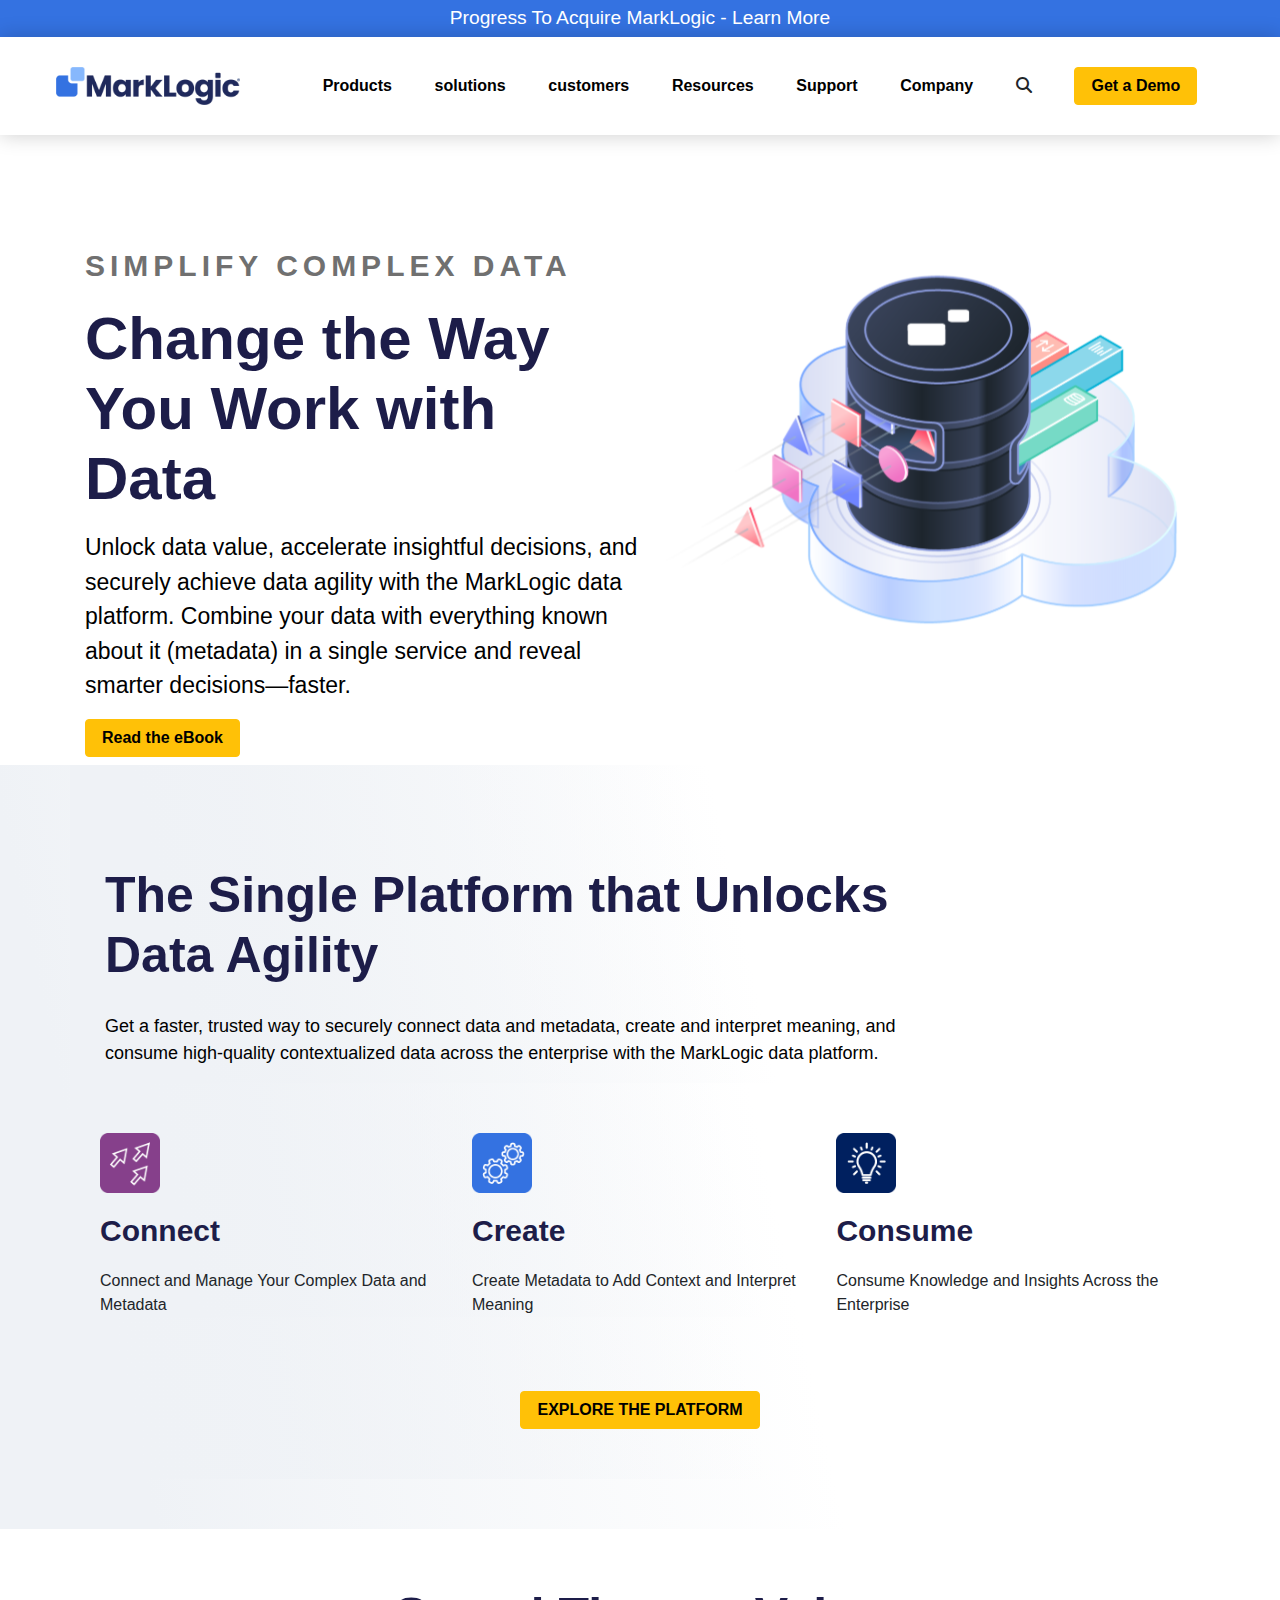
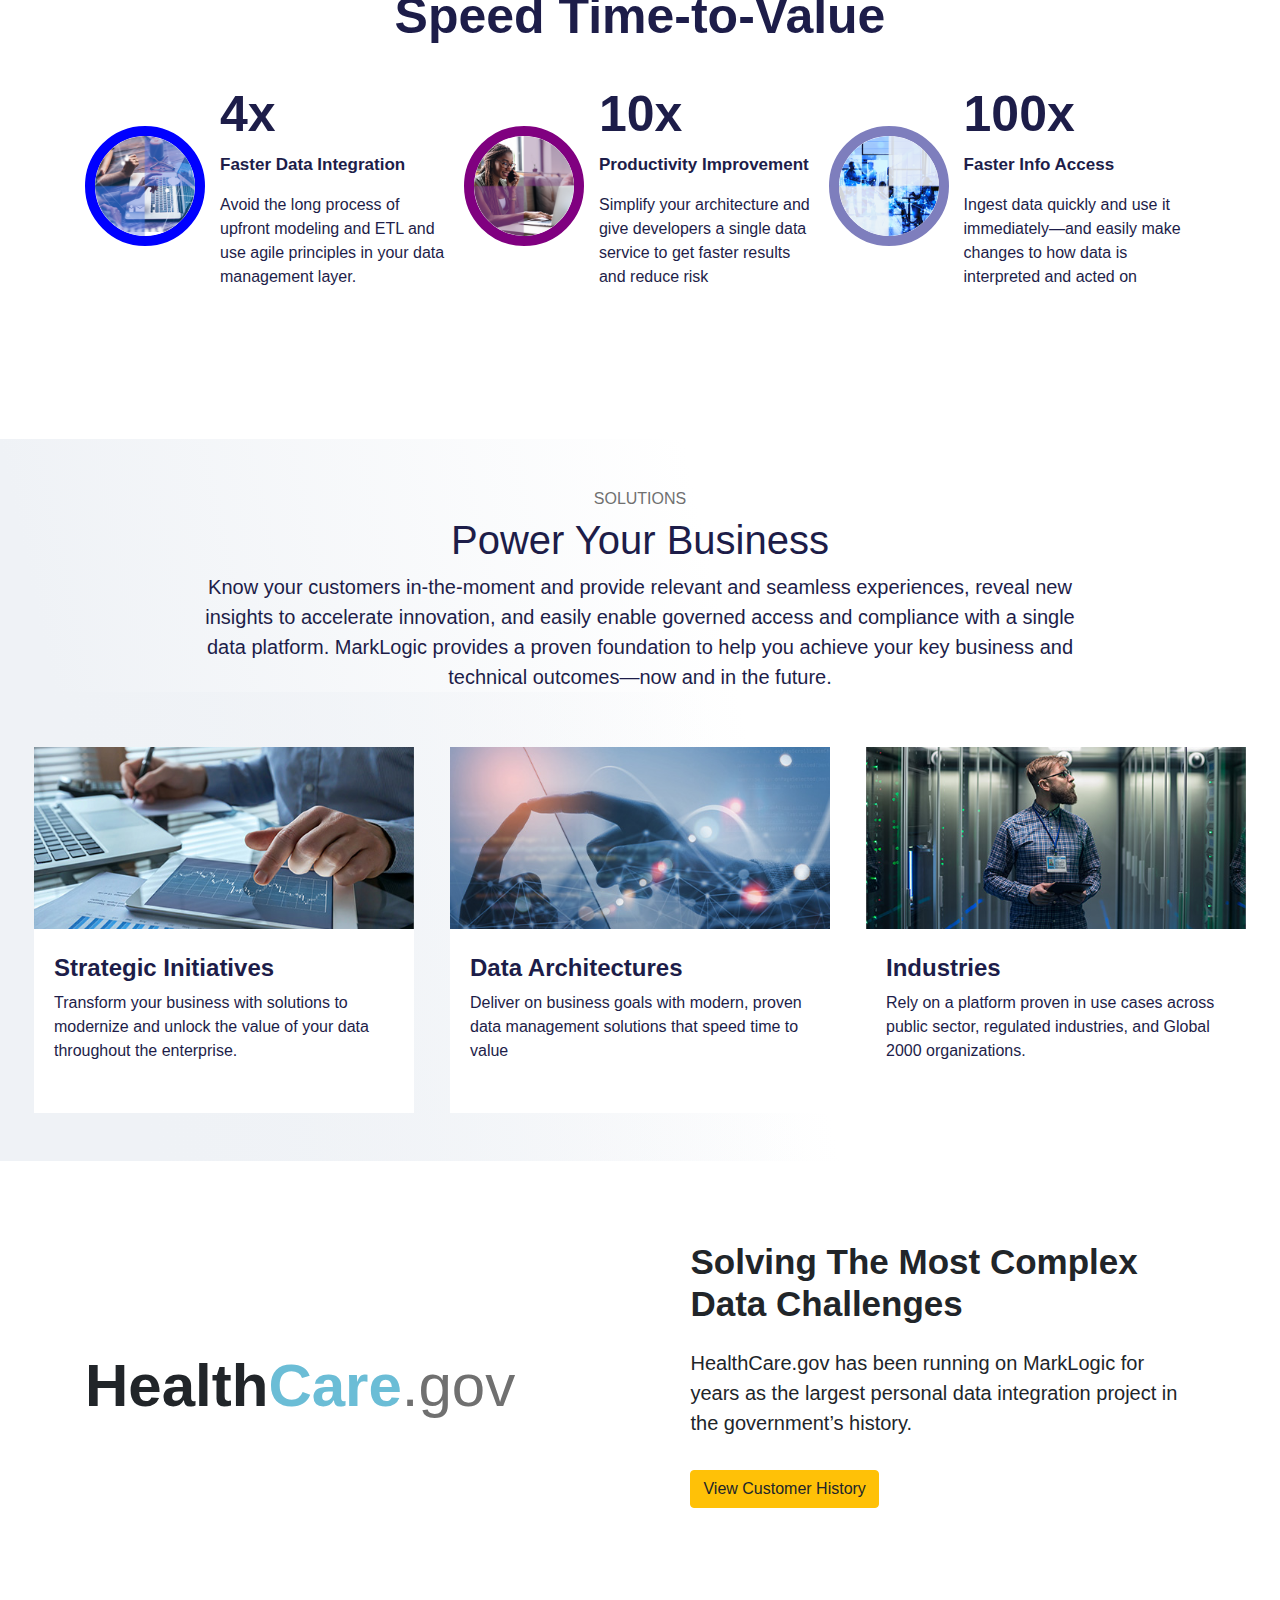
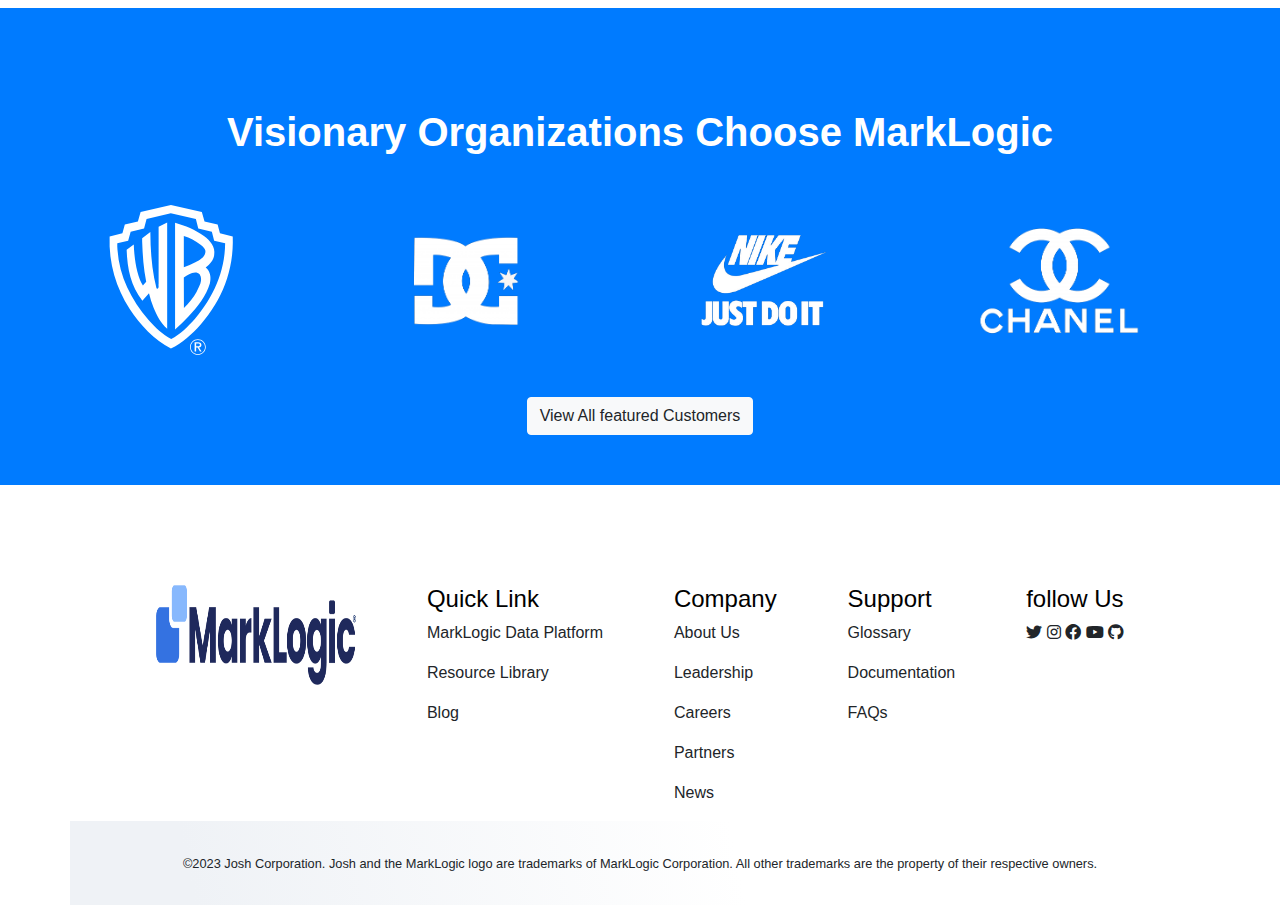
<file: index.html>
<!DOCTYPE html>
<html lang="en">
<head><meta charset="UTF-8">

    <link rel="stylesheet" href="https://fonts.google.com/specimen/Lobster">
    <meta http-equiv="X-UA-Compatible" content="IE=edge">
    <meta name="viewport" content="width=device-width, initial-scale=1.0">
    <title>Document</title>
    <link rel
    ="stylesheet" href="fontawesome-free-6.2.1-web/css/all.min.css">
    <link rel="stylesheet" href="bootstrap.min.css">
    <script src="jquery-3.6.1.js"></script>
    <script src="popper.min.js"></script>
    <script src="bootstrap.min.js"></script>
    <script src="typed (1).js"></script>
    <link rel="stylesheet" href="index.css">
</head>
<body>
    <div class="div py-1">
        <a href="#">Progress To Acquire MarkLogic - Learn More</a>
    </div>
    <nav class="nav">
    <img src="mrk.png" alt="" width="200px" class="pl-3">
    <div class="toggle tog"><i class="fa fa-bars"></i></div>
          <div class="drops">
                <div class="menu"><a href="#">Products</a></div>
                <div class="menu"><a href="#">solutions</a></div>
                <div class="menu"><a href="#">customers</a></div>
                <div class="menu"><a href="#">Resources</a></div>
                <div class="menu"><a href="#">Support</a></div>
                <div class="menu"><a href="#">Company</a></div>
                <div class="menu">
                    <i class="fa fa-search" aria-hidden="true"></i>
                </div>
                <div class="menu">
                    <button class="btn btn-warning px-3 font-weight-bold"><a href="#">Get a Demo</a></button>
                </div>
            </div>
         </nav> 
         <section class="sec">  
    <div class="container">
        <div class="sub-cont">
            <div class="cont1 py-2">SIMPLIFY COMPLEX DATA</div>
            <div class="cont2 py-2">Change the Way You Work with Data</div>
            <div class="cont3 py-2">
                Unlock data value, accelerate insightful decisions,
                and securely achieve data agility with the MarkLogic
                data platform. Combine your data with everything
                known about it (metadata) in a single service and
                reveal smarter decisions—faster.
            </div>
            <div class="cont4 py-2">
                <button class="btn btn-warning px-3 font-weight-bold">
                    <a href="#">Read the eBook</a>
                </button>
            </div>
        </div>
        <div class="imgmark">
            <img src="imgmark.svg" alt="">
        </div>
    </div>
</section> 
      <div class="nim">
            <div class="container1 container">
                <h1>The Single Platform that Unlocks Data Agility</h1>
                <p>Get a faster, trusted way to securely connect data 
                    and metadata, create and interpret meaning, and
                    consume high-quality contextualized data across
                    the enterprise with the MarkLogic data platform.</p>
            </div>
            <div class="container2 container">
                <div class="connect">
                    <img src="connect.png" alt="" width="80px">
                    <p>Connect</p>
                    Connect and Manage Your Complex Data and Metadata
                </div>
                <div class="create">
                    <img src="create.png" alt="" width="80px">
                    <p>Create</p>
                        Create Metadata to Add Context and Interpret Meaning
                </div>
                <div class="consume">
                    <img src="consume.png" alt="" width="80px">
                    <p>Consume</p>
                    Consume Knowledge and Insights Across the Enterprise
                </div>
            </div>
            <div class="btnnn">
                <button class="btn btn-warning px-3 mt-4 ali font-weight-bold"><a href="#">EXPLORE THE PLATFORM</a>
            </div>
      </div>
      <div class="container round">
        <div class="speed">Speed Time-to-Value</div>
        <div class="rounde">
            <div class="ii"><img src="roundimg.png" alt="">
                <div class="inner">
                <h1>4x</h1>
                <p>Faster Data Integration</p>
                Avoid the long process of upfront modeling and ETL and use agile principles in your data management layer.</div>
            </div>
            <div class="iii"><img src="round1img.png" alt="">
                <div class="inner">
                <h1>10x</h1>
                <p>Productivity Improvement</p>
                Simplify your architecture and give developers a single data service to get faster results and reduce risk</div>
            </div>
            <div class="iiii"><img src="round2img.png" alt="">
                <div class="inner">
            <h1>100x</h1>
            <p>Faster Info Access</p>
            Ingest data quickly and use it immediately—and easily make changes to how data is interpreted and acted on</div>
            </div>
        </div>
      </div>
      
      <div class="busyness">
        <div class="head5">
            <h6>SOLUTIONS</h6>
        </div>
        <div class="h1">
            <h1>Power Your Business</h1>
        </div>
        <div class="busi-intro">
            <div class="text">
                Know your customers in-the-moment and provide relevant and 
            seamless experiences, reveal new insights to accelerate
             innovation, and easily enable governed access and compliance
              with a single data platform. MarkLogic provides a proven 
              foundation to help you achieve your key business and technical 
              outcomes—now and in the future.
            </div>
            
        </div>
            <div class="container-fluid bus-imgs px-3 pb-5">
            <div class="buss">
                <img src="busi2.jpg" alt="" width="380px">
                <div class="buss-text buz1">
                    <h4>Strategic Initiatives</h4>
                        Transform your business with solutions
                         to modernize and unlock the value of your data throughout the enterprise.
                </div>
            </div>
        <div class="buss">
                <img src="busiImg.jpg" alt="" width="380px">
        <div class="buss-text buz2">
                <h4>Data Architectures</h4>
                  Deliver on business goals with modern, proven data management solutions that speed time to value
        </div>
        </div>
                <div class="buss"><img src="busi3.jpg" alt=""width="380px">
                    <div class="buss-text buz3">
                        <h4> Industries</h4>
                             Rely on a platform proven in use cases across public sector, regulated industries, and Global 2000 organizations.
                    </div>
                </div>
        
      </div>
      </div>
</div>


<div class="container health">
    <div class="gov">
        <div class="link">
            <span id="he">Health</span><span class="ca">Care</span><span class="org">.gov</span>
        </div>
        <div class="pt2">
        <h1>Solving The Most Complex Data Challenges</h1>
        <p>HealthCare.gov has been running on MarkLogic for 
            years as the largest personal data integration 
            project in the government’s history.</p>
            <button class="btn btn-warning mt-3">View Customer History</button>
        </div>
    </div>
</div>
       <div class="ventures bg-primary">
        <h1>Visionary Organizations Choose MarkLogic</h1>
        <div class="cha">
    <img src="Warner_Bros-01.svg" alt="" width="150px">
    <img src="dg-removebg-preview.png" alt="" width="250px">
    <img src="nikee-removebg-preview.png" alt="" width="150px">
    <img src="chanel-removebg-preview.png" alt="" width="250px">
</div>
<div class="button12">
<button class="btn btn-light">View All featured Customers</button>
</div>
</div>
      <div class="container footer">
        <div class="footnote">
            <img src="mrk.png" alt="" width="200px" height="100px">
            <div class="quick">
                <h4><a href="#">Quick Link</a></h4>
                <p>MarkLogic Data Platform</p>
                <p>Resource Library</p>
                <p>Blog</p>
            </div>
            <div class="quick">
                <h4><a href="#">Company</a></h4>
                <p>About Us</p>
                <p>Leadership</p>
                <p>Careers</p>
                <p>Partners</p>
                <p>News</p>
            </div>
            <div class="quick">
                <h4><a href="#">Support</a></h4>
                <p>Glossary</p>
                <p>Documentation</p>
                <p>FAQs</p>
                <p></p>
                <p></p>
            </div>
            <div class="quick">
                <h4><a href="#">follow Us</a></h4>
                <i class="fab fa-twitter"></i>
                <i class="fab fa-instagram"></i>
                <i class="fab fa-facebook"></i>
                <i class="fab fa-youtube"></i>
                <i class="fab fa-github"></i>
            </div>
        </div>
      </div>
      <div class="container last">
       <small> ©2023 Josh Corporation. Josh and the
         MarkLogic logo are trademarks of MarkLogic
          Corporation. All other trademarks are the 
          property of their respective owners.</small>
      </div>
      
         <script>
           var icon = document.querySelector(".fa-bars")
           var iconP = document.querySelector(".tog")

           icon.addEventListener("click", function () {
                icon.classList.toggle("fa-times")
                iconP.classList.toggle("tog2")
                $(".drops").slideToggle()
           })
        
                        
         </script>
</body>
</html>
</file>
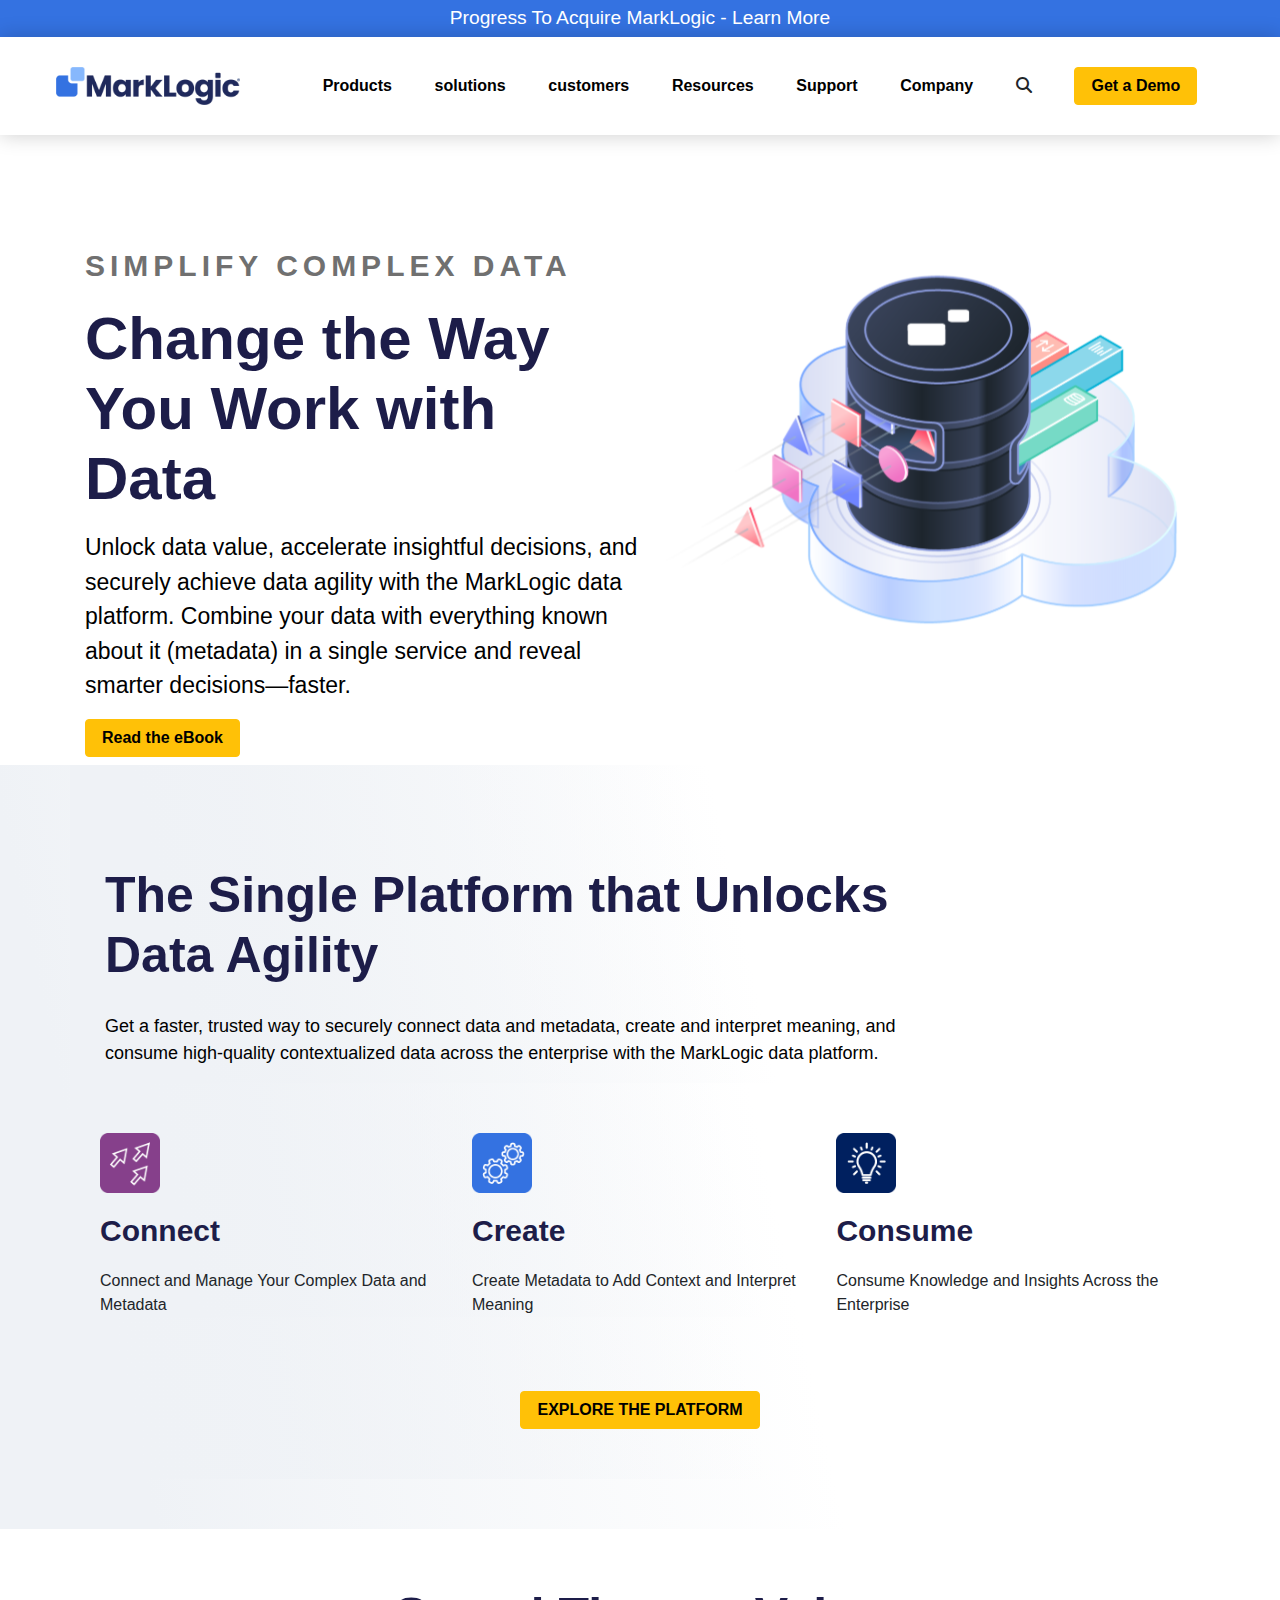
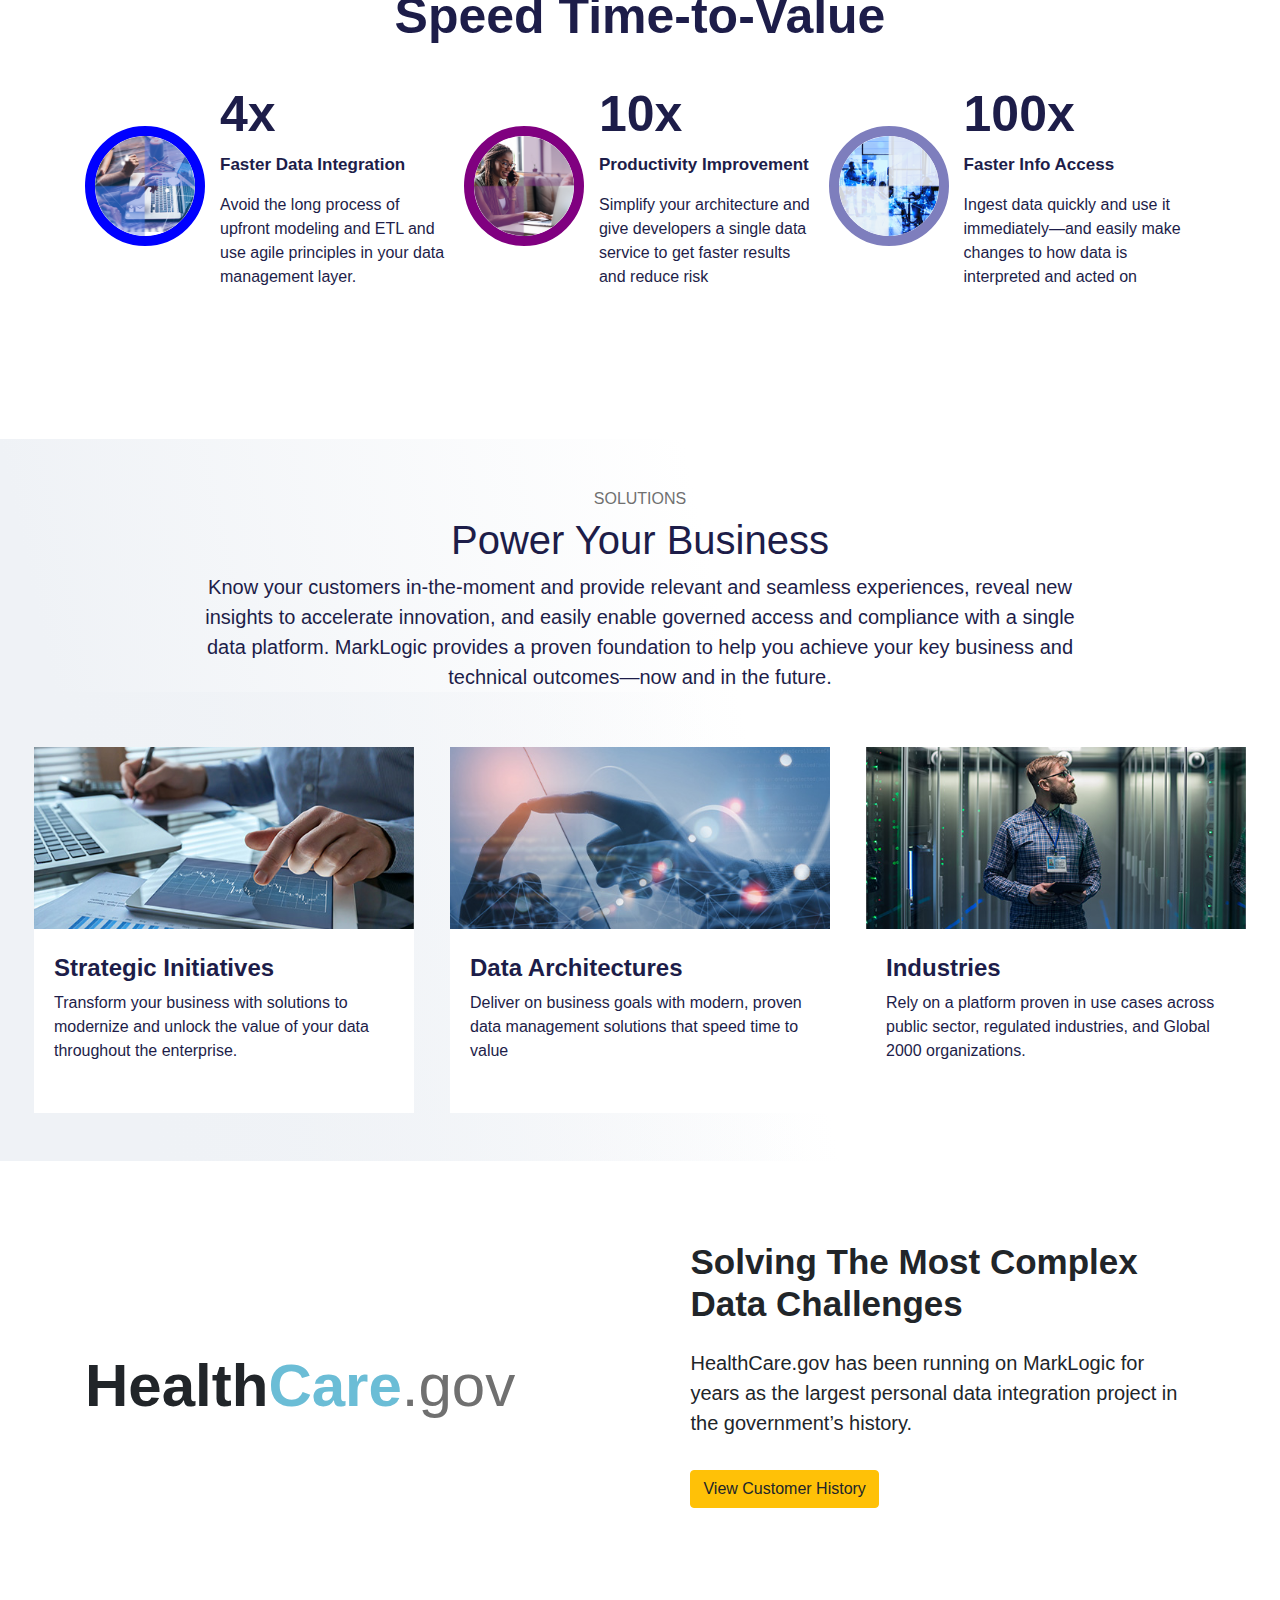
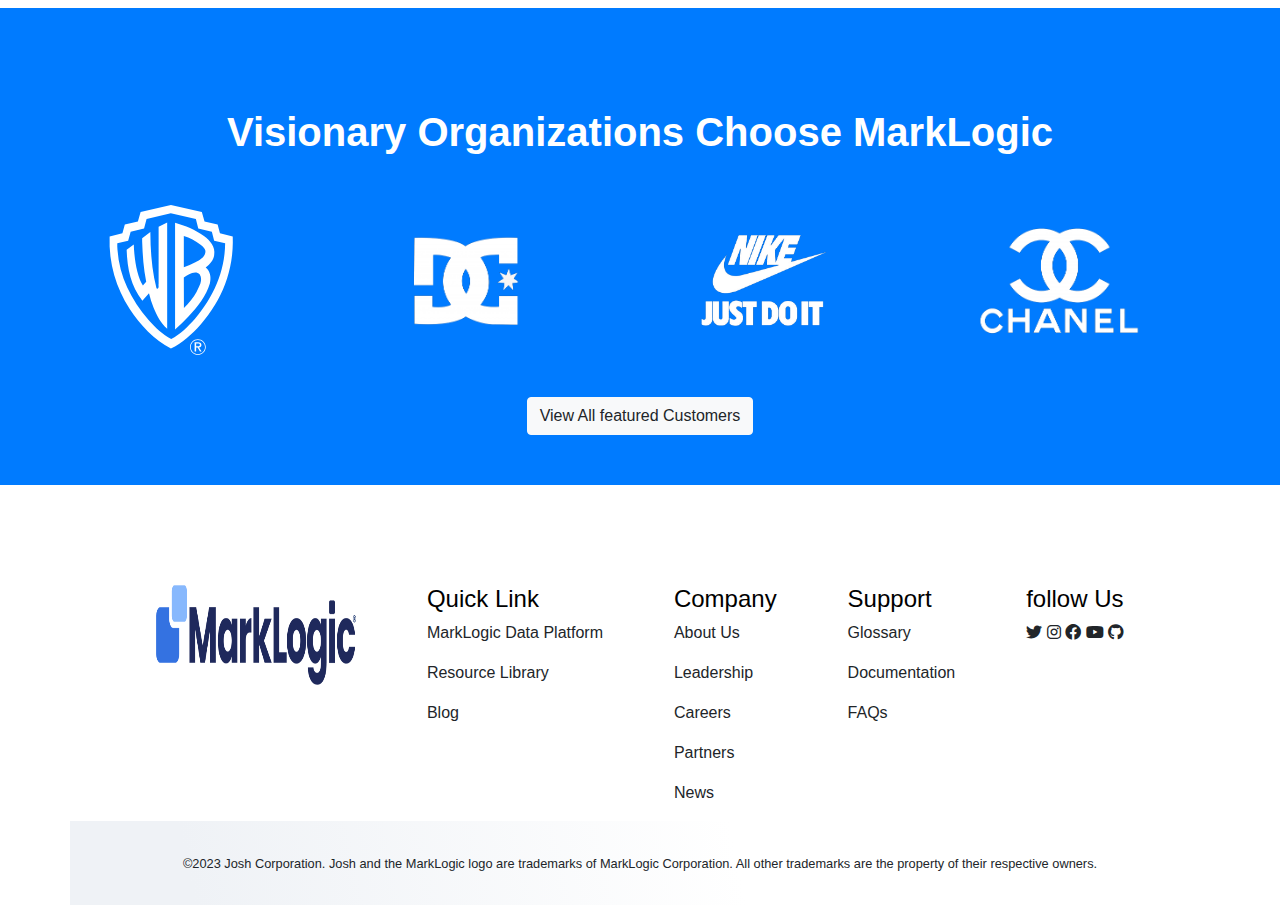
<file: java.html>
<!DOCTYPE html>
<html lang="en">
<head><meta charset="UTF-8">

    <link rel="stylesheet" href="https://fonts.google.com/specimen/Lobster">
    <meta http-equiv="X-UA-Compatible" content="IE=edge">
    <meta name="viewport" content="width=device-width, initial-scale=1.0">
    <title>Document</title>
    <link rel
    ="stylesheet" href="fontawesome-free-6.2.1-web/css/all.min.css">
    <link rel="stylesheet" href="bootstrap.min.css">
    <script src="jquery-3.6.1.js"></script>
    <script src="popper.min.js"></script>
    <script src="bootstrap.min.js"></script>
    <script src="typed (1).js"></script>
    <link rel="stylesheet" href="index.css">
</head>
<body>
    <div class="div py-1">
        <a href="#">Progress To Acquire MarkLogic - Learn More</a>
    </div>
    <nav class="nav">
    <img src="mrk.png" alt="" width="200px" class="pl-3">
    <div class="toggle tog"><i class="fa fa-bars"></i></div>
          <div class="drops">
                <div class="menu"><a href="#">Products</a></div>
                <div class="menu"><a href="#">solutions</a></div>
                <div class="menu"><a href="#">customers</a></div>
                <div class="menu"><a href="#">Resources</a></div>
                <div class="menu"><a href="#">Support</a></div>
                <div class="menu"><a href="#">Company</a></div>
                <div class="menu">
                    <i class="fa fa-search" aria-hidden="true"></i>
                </div>
                <div class="menu">
                    <button class="btn btn-warning px-3 font-weight-bold"><a href="#">Get a Demo</a></button>
                </div>
            </div>
         </nav> 
         <section class="sec">  
    <div class="container">
        <div class="sub-cont">
            <div class="cont1 py-2">SIMPLIFY COMPLEX DATA</div>
            <div class="cont2 py-2">Change the Way You Work with Data</div>
            <div class="cont3 py-2">
                Unlock data value, accelerate insightful decisions,
                and securely achieve data agility with the MarkLogic
                data platform. Combine your data with everything
                known about it (metadata) in a single service and
                reveal smarter decisions—faster.
            </div>
            <div class="cont4 py-2">
                <button class="btn btn-warning px-3 font-weight-bold">
                    <a href="#">Read the eBook</a>
                </button>
            </div>
        </div>
        <div class="imgmark">
            <img src="imgmark.svg" alt="">
        </div>
    </div>
</section> 
      <div class="nim">
            <div class="container1 container">
                <h1>The Single Platform that Unlocks Data Agility</h1>
                <p>Get a faster, trusted way to securely connect data 
                    and metadata, create and interpret meaning, and
                    consume high-quality contextualized data across
                    the enterprise with the MarkLogic data platform.</p>
            </div>
            <div class="container2 container">
                <div class="connect">
                    <img src="connect.png" alt="" width="80px">
                    <p>Connect</p>
                    Connect and Manage Your Complex Data and Metadata
                </div>
                <div class="create">
                    <img src="create.png" alt="" width="80px">
                    <p>Create</p>
                        Create Metadata to Add Context and Interpret Meaning
                </div>
                <div class="consume">
                    <img src="consume.png" alt="" width="80px">
                    <p>Consume</p>
                    Consume Knowledge and Insights Across the Enterprise
                </div>
            </div>
            <div class="btnnn">
                <button class="btn btn-warning px-3 mt-4 ali font-weight-bold"><a href="#">EXPLORE THE PLATFORM</a>
            </div>
      </div>
      <div class="container round">
        <div class="speed">Speed Time-to-Value</div>
        <div class="rounde">
            <div class="ii"><img src="roundimg.png" alt="">
                <div class="inner">
                <h1>4x</h1>
                <p>Faster Data Integration</p>
                Avoid the long process of upfront modeling and ETL and use agile principles in your data management layer.</div>
            </div>
            <div class="iii"><img src="round1img.png" alt="">
                <div class="inner">
                <h1>10x</h1>
                <p>Productivity Improvement</p>
                Simplify your architecture and give developers a single data service to get faster results and reduce risk</div>
            </div>
            <div class="iiii"><img src="round2img.png" alt="">
                <div class="inner">
            <h1>100x</h1>
            <p>Faster Info Access</p>
            Ingest data quickly and use it immediately—and easily make changes to how data is interpreted and acted on</div>
            </div>
        </div>
      </div>
      
      <div class="busyness">
        <div class="head5">
            <h6>SOLUTIONS</h6>
        </div>
        <div class="h1">
            <h1>Power Your Business</h1>
        </div>
        <div class="busi-intro">
            <div class="text">
                Know your customers in-the-moment and provide relevant and 
            seamless experiences, reveal new insights to accelerate
             innovation, and easily enable governed access and compliance
              with a single data platform. MarkLogic provides a proven 
              foundation to help you achieve your key business and technical 
              outcomes—now and in the future.
            </div>
            
        </div>
            <div class="container-fluid bus-imgs px-3 pb-5">
            <div class="buss">
                <img src="busi2.jpg" alt="" width="380px">
                <div class="buss-text buz1">
                    <h4>Strategic Initiatives</h4>
                        Transform your business with solutions
                         to modernize and unlock the value of your data throughout the enterprise.
                </div>
            </div>
        <div class="buss">
                <img src="busiImg.jpg" alt="" width="380px">
        <div class="buss-text buz2">
                <h4>Data Architectures</h4>
                  Deliver on business goals with modern, proven data management solutions that speed time to value
        </div>
        </div>
                <div class="buss"><img src="busi3.jpg" alt=""width="380px">
                    <div class="buss-text buz3">
                        <h4> Industries</h4>
                             Rely on a platform proven in use cases across public sector, regulated industries, and Global 2000 organizations.
                    </div>
                </div>
        
      </div>
      </div>
</div>


<div class="container health">
    <div class="gov">
        <div class="link">
            <span id="he">Health</span><span class="ca">Care</span><span class="org">.gov</span>
        </div>
        <div class="pt2">
        <h1>Solving The Most Complex Data Challenges</h1>
        <p>HealthCare.gov has been running on MarkLogic for 
            years as the largest personal data integration 
            project in the government’s history.</p>
            <button class="btn btn-warning mt-3">View Customer History</button>
        </div>
    </div>
</div>
       <div class="ventures bg-primary">
        <h1>Visionary Organizations Choose MarkLogic</h1>
        <div class="cha">
    <img src="Warner_Bros-01.svg" alt="" width="150px">
    <img src="dg-removebg-preview.png" alt="" width="250px">
    <img src="nikee-removebg-preview.png" alt="" width="150px">
    <img src="chanel-removebg-preview.png" alt="" width="250px">
</div>
<div class="button12">
<button class="btn btn-light">View All featured Customers</button>
</div>
</div>
      <div class="container footer">
        <div class="footnote">
            <img src="mrk.png" alt="" width="200px" height="100px">
            <div class="quick">
                <h4><a href="#">Quick Link</a></h4>
                <p>MarkLogic Data Platform</p>
                <p>Resource Library</p>
                <p>Blog</p>
            </div>
            <div class="quick">
                <h4><a href="#">Company</a></h4>
                <p>About Us</p>
                <p>Leadership</p>
                <p>Careers</p>
                <p>Partners</p>
                <p>News</p>
            </div>
            <div class="quick">
                <h4><a href="#">Support</a></h4>
                <p>Glossary</p>
                <p>Documentation</p>
                <p>FAQs</p>
                <p></p>
                <p></p>
            </div>
            <div class="quick">
                <h4><a href="#">follow Us</a></h4>
                <i class="fab fa-twitter"></i>
                <i class="fab fa-instagram"></i>
                <i class="fab fa-facebook"></i>
                <i class="fab fa-youtube"></i>
                <i class="fab fa-github"></i>
            </div>
        </div>
      </div>
      <div class="container last">
       <small> ©2023 Josh Corporation. Josh and the
         MarkLogic logo are trademarks of MarkLogic
          Corporation. All other trademarks are the 
          property of their respective owners.</small>
      </div>
      
         <script src="javaS.js"></script>
</body>
</html>
</file>
<file: index.css>
body{
    font-family: sans-serif;
}
.div{
    text-align: center;
    font-size: 120%;
    font-weight: 400px;
    color: white;
    background-color: #3472e1;
}
.div a{
    text-decoration: none;
    color: white;
}
.div a:hover{
    text-decoration: underline;
}
.nav{
    z-index: 100000000000;
    display: flex;
    justify-content: space-evenly;
    align-items: center;
    padding-top: 30px;
    font-weight: bold;
    padding-bottom: 30px;
    background-color: white;
    box-shadow: 0px 0px 20px rgba(0, 0, 0, 0.2);
}
.menu a{
    text-decoration: none;
    color: black;
}
.menu button:hover{
    color:white;
    background-color: purple;
}
.drops{
    justify-content: space-evenly;
    align-items: center;
    width: 75%;
}
.toggle{
    display: none;
    font-size: 25px;
}
.drops{
    display: block;
}
.tog{
    animation: rot 0.2s linear;
}
.tog2{
    animation: rot2 0.2s linear;
}
@keyframes rot {
    0%{
        transform: rotateZ(0deg);
    }
    100%{
        transform: rotateZ(90deg);
    }
}
@keyframes rot2 {
    0%{
        transform: rotateZ(90deg);
    }
    100%{
        transform: rotateZ(0deg);
    }
}
.container:first-child{
    font-family: 'Franklin Gothic Medium', 'Arial Narrow', Arial, sans-serif;
    display: flex;
    padding-top: 100px;
}
.sub-cont{
    width: 50%;
    display: flex;
    flex-direction: column;
}
.cont1{
    font-size: 30px;
    font-weight: 700;
    letter-spacing: 5px;
    color: #707070;
}
.cont2{
    color: rgb(29, 29, 73);
    line-height: 70px;
    font-size: 60px;
    font-weight: bolder;
}
.cont3{
    padding-top: 20px;
    font-size:23px;
    font-family: sans-serif;
    color: black;
    font-weight: 100;
}
.cont4{
    padding-top: 20px;
}
.cont4  button a{
    text-decoration: none;
    color: black;
}
.cont4 button{
    color: black;
}
.cont4 button:hover{
    color: white;
    background-color: purple;
    transition: .8s;
}
.imgmark{
    width: 50%;
}
.container:first-child .imgmark img{
    width: 100%;
}
.container1{
    padding-top: 80px;
    padding-left: 35px;
    width: 100%;
    display: flex;
    flex-direction: column;
    background: linear-gradient(77.77deg, #eff2f6 10.79%, rgba(239, 242, 246, 0) 58.53%);
}
.container1 h1{
    color: rgb(29, 29, 73);
    font-size: 50px;
    width: 75%;
    font-family: 'Franklin Gothic Medium', 'Arial Narrow', Arial, sans-serif;
    font-weight: bolder;
}
.nim{
    background: linear-gradient(77.77deg, #eff2f6 10.79%, rgba(239, 242, 246, 0) 58.53%);
    padding-bottom: 50px;
}
.container1 p{
    padding-top: 20px;
    font-size:18px;
    width: 75%;
    font-family: sans-serif;
    color: black;
    font-weight: 100;
}
.container2{
    display: flex;
    width: 100%;    
    padding: 50px 0px 0px 30px;
    justify-content: space-around;
    align-items: center;
    background: linear-gradient(77.77deg, #eff2f6 10.79%, rgba(239, 242, 246, 0) 58.53%);
}
.drops{
    display: flex;
}
.container2 p{
    color: rgb(29, 29, 73);
    padding-top: 15px;
    font-weight: bolder;
    font-size: 30px;
    font-family: 'Franklin Gothic Medium', 'Arial Narrow', Arial, sans-serif;
}
.container2 img{
    width: 60px;
}
.btnnn a{
   text-decoration: none;
   color: black;
}
.btnnn button:hover{
    color: white;
    background-color: purple;
    transition: .8s;
}
.btnnn button a:hover{
    color: white;
    background-color: purple;
    transition: .8s;
}
.btnnn{
    display: flex;
    justify-content: center;
    padding: 50px 0;
    background: linear-gradient(77.77deg, #eff2f6 10.79%, rgba(239, 242, 246, 0) 58.53%);
}
.round{
    padding-top: 50px;
    font-family: arial;
}
.ii{
    display: flex;
    justify-content: center;
    align-items: center;
   ;
    
}
.iii{
    display: flex;
    justify-content: center;
    align-items: center;
     padding-left: 15px
}
.iiii{
    display: flex;
    justify-content: center;
    align-items: center;
    padding-left: 15px
}
.rounde{
    color: rgb(29, 29, 73);
    justify-content: space-evenly;
    align-items: center;
    display: flex;
    width: 100%;
    padding-top: 30px;
}
.rounde h1{
    font-size: 50px;
    font-weight: bolder;
}
.inner{
    padding-left: 15px;
}
.rounde p{
    font-size: 17px;
    font-weight: bold;
}
.ii img{
    height:120px;
    
    border-radius: 50%;
    border: 10px solid blue;
}
.iii img{
    height:120px;
    border-radius: 50%;
    border: 10px solid purple;
}
.iiii img{
    height:120px;
    border-radius: 50%;
    border: 10px solid rgb(126, 126, 189);
}
.speed{
    color: rgb(29, 29, 73);
    font-size: 50px;
    text-align: center;
    font-weight: bolder;
}
.busyness{
    margin-top: 150px;
    width: 100%;
    padding-top: 50px;
    background: linear-gradient(77.77deg, #eff2f6 10.79%, rgba(239, 242, 246, 0) 58.53%);
    
}
.head5{
    text-align: center;
    color: #707070;
    font-family: 'Franklin Gothic Medium', 'Arial Narrow', Arial, sans-serif;
    
}
.h1{
    text-align: center;
    color: rgb(29, 29, 73);
    font-family: 'Franklin Gothic Medium', 'Arial Narrow', Arial, sans-serif;
    font-weight: bolder;
}

.busi-intro{
    text-align: center;
    display: flex;
    width: 100%;
    color: rgb(29, 29, 73);
    justify-content: center;
    align-items: center;
    font-size: 20px;
}
.busi-intro .text{
    width: 70%;
}
div h1{
    
}
.buz1::before{
    position: absolute;
    content: '';
    height: 90%;
    width: 110%;
    transform: translate(-50%, -50%);
    left: 50%;
    top:50%;
    z-index: -1;
}
.buz2::before{
    position: absolute;
    content: '';
    height: 90%;
    z-index: -1;
    width: 110%;
    transform: translate(-50%, -50%);
    left: 50%;
    top:50%;
}
.buz3::before{
    z-index: -1;
    position: absolute;
    content: '';
    height: 90%;
    width: 110%;
    transform: translate(-50%, -50%);
    left: 50%;
    top:50%;
}
.buz1:hover::before{
    background-color: blue;
}
.buz1:hover{
    box-shadow: 0px 0px 5px black;
}
.buz2:hover{
    box-shadow: 0px 0px 5px black;
}
.buz3:hover{
    box-shadow: 0px 0px 5px black;
}
.buz2:hover::before{
    background-color: purple;
}
.buz3:hover::before{
    background-color: rgb(126, 126, 189);
}
.buss-text{
    width: 380px;
    color: rgb(29, 29, 73);
    background-color: white;
    padding-left: 20px;
    padding-bottom: 50px;
    border: none;
    position: relative;
}

.bus-imgs{
    background: linear-gradient(77.77deg, #eff2f6 10.79%, rgba(239, 242, 246, 0) 58.53%);
    width: 100%;
    display: flex;
    justify-content: space-around;
    padding-top: 55px;
}
.bus-imgs h4{
    padding-top: 25px;
    font-weight: bolder;
}
.link{
    font-size: 60px;
    width: 60%;
     padding-top: 180px;
    font-family: sans-serif;
    font-weight: bolder;
}
.pt2 h1{
    font-size:35px;
    font-family: sans-serif;
    font-weight: bold;
}
.pt2 p{
    padding-top: 15px;
    font-size: 20px;
}
.pt2{
    width: 50%;
    padding-top: 80px;
}
.gov{
    display: flex;
}
.ca{
    color:rgb(107, 189, 214)
}
.org{
    color: #707070;
    font-weight: 10;
}
.ventures{
    margin-top: 100px;
}
.button12{
    padding-bottom: 50px;
   display: flex;
   color: white;
   justify-content: center;
   align-items: center;
   padding-top: 20px;
}
.button12 button:hover{
    background-color: purple;
    color: white;
}
.cha{
    display: flex;
    padding-top: 20px;
    justify-content: space-evenly;
    align-items: center;
}
.ventures h1{
    padding-top: 100px;
    color: white;
    text-align: center;
    font-weight: bolder;
    font-size: 40px;
}
.footer{
    padding-top: 100px;
}
.footnote{
    display: flex;
    justify-content: space-evenly;
}
.footnote a{
    color: black;
}
.last{
    background: linear-gradient(77.77deg, #eff2f6 10.79%, rgba(239, 242, 246, 0) 58.53%);
    padding-bottom: 30px;
    padding-top: 30px;
    text-align: center;
}
@media screen and (max-width:1023px) {
    
}
@media screen and (max-width:768px){
    .footnote{
        flex-direction: column;
    }
    .quick{
        padding-top: 30px;
    }
    .ventures h1{
        text-align: center;
        width: 95%;
        font-size: 20px;
    }
    .cha{
        flex-direction: column;
    }
    .gov{
        display: flex;
        flex-direction: column;
    }
    .pt2{
        width: 100%;
        
    }
    .pt2 h1{
        font-size: 20px;
        font-weight: bolder;
    }
    .link{
        width: 100%;
        font-size: 30px;
        text-align: center;
    }
    .bus-imgs{
        width: 100%;
        flex-direction: column;
    }
    .buss{
        padding-top: 20px;
        width: 100%;
    }
    .buss img{
        width: 100%;
    }
    .buss-text{
        width: 100%;
        font-size: 20px;
    }
    .head5{
        text-align: left;
        padding-left: 25px;
    }
    .h1{
        text-align: left;
        padding-left: 25px;
    }
    .busi-intro{
        width: 100%;
        color: rgb(29, 29, 73);
        text-align: left;
        padding-left: 15px;
        font-size: 20px;
    }
    .busi-intro .text{
        width: 100%;
    }
    .speed{
        
        width: 100%;
        font-size: 30px;
        text-align: left;
    }
    .rounde{
        flex-direction: column;
    }
    .ii{
        
        padding-top: 15px;
    }
    .iii{
        padding-top: 20px;
    }
    .iiii{
        padding-top: 20px;
    }
    .container1{
        padding-top: 80px;
        padding-left: 12px;
        width: 100%;
    }
    .container1 h1{
        
        font-size: 25px;
        line-height: 30px;
    }
    .container2{
        display: flex;
        width: 100%;
        padding-left: 10px;
        flex-direction: column;
        justify-content: space-around;
        align-items: center;
    }
    .create{
        padding-top: 15px;
    }
    .consume{
        padding-top: 15px;
    }
    .container2 img{
        width: 50px;
    }
    .container2 p{
        color: rgb(29, 29, 73);
        padding-top: 15px;
        font-weight: bolder;
        font-size: 22px;
        font-family: 'Franklin Gothic Medium', 'Arial Narrow', Arial, sans-serif;
    }
    .container:first-child .imgmark{
        width: 100%;
    }
    .sub-cont{
       width: 100%;
    }
    .cont1{
        font-size: 8px;
    }
    .cont2{
        line-height: 45px;
        font-size: 30px;
    }
    .cont3{
        font-size: 15px;
        padding-top: 10px;
    }
    .cont4{
        padding-top: 10px;
    }
    .container:first-child{
        padding-top: 150px;
        display: flex;
        flex-direction: column;
    }
    .sub-cont{
        width: 100%;
    }
    .cont2{
        font-size: 2em;
    }
    .div{
        display: block;
        position: fixed;
        z-index: 100000000000;
        width: 100%;
     }
    nav img{
        width: 100px;
    }
    .drops{
        display: none;
        width: 100%;
    }
    .nav{
        padding-top: 50px;
        display: block;
        position: relative;
    }
    .toggle{
        display: inline-flex;
        justify-content: flex-end;
        position: absolute;
        left: 86%;
    }
    .nav{
        position: fixed;
        width: 100%;
    }
    .collapse{
        width: 100%;
    }
    .div{
        font-size: 80%;
    }
    .menu{
        padding: 20px;
        position: relative;
    }
    .menu::before{
        position: absolute;
        content: '';
        height: 1px;
        left: -20px;
        width: 150%;
        background-color: black;
        bottom: 0;
    }
    .menu:nth-child(7)::after{
        position: absolute;
        content: "Search";
        font-size: 20px;
        left: 80px;
        top: 50%;
        transform: translate(-50%, -50%);
    }
}
@media screen and (width:768px){
    .container2{
        display: flex;
        padding-left: 30px;
        width: 100%;    
        }
    .container:first-child div img{
        width: 600px;
    }
    .container:first-child{
        padding-top: 150px;
        display: flex;
        flex-direction: row;
    }
    .cont1{
        font-size: 15px;
    }
    .sub-cont{
        width: 90%;
    }
    .cont2{
        line-height: 35px;
        font-size: 30px;
    }
    .cont3{
        font-size: 15px;
    }
    .div{
        display: block;
        position: fixed;
        z-index: 100000000000;
        width: 100%;
     }
    nav img{
        width: 150px;
    }
    .ventures{
      
        height: 100vh;
    }
    .sec{
        height: 100vh;
          background: blue;
    }
    
}
@media screen and (max-width:1024px) and (min-width:770px) {
    .footnote{
        flex-direction: column;
    }
    .link{
        font-size: 45px;
    }
    .bus-imgs{
        width: 100%;
        flex-direction: column;
    }
    .buss{
        padding-top: 20px;
        width: 100%;
    }
    .buss img{
        width: 100%;
    }
    .buss-text{
        width: 100%;
        font-size: 20px;
    }
    .head5{
        text-align: left;
        padding-left: 25px;
    }
    .h1{
        text-align: left;
        padding-left: 25px;
    }
    .busi-intro{
        width: 100%;
        color: rgb(29, 29, 73);
        text-align: left;
        padding-left: 15px;
        font-size: 20px;
    }
    .busi-intro .text{
        width: 100%;
    }
    .rounde{
        flex-direction: column;
    }
    .cont1{
        font-size: 10px;
    }
    .cont2{
        font-size: 30px;
        line-height: 35px;
    }
    .cont3{
        font-size: 15px;
    }
    .container:first-child{
        padding-top: 170px;
    }
    .toggle{
        display: inline-flex;
        justify-content: flex-end;
        position: absolute;
        left: 86%;
    }
    .nav{
        padding-top: 50px;
        display: block;
        position: relative;
    }
    .nav{
        position: fixed;
        width: 100%;
    }
    .menu{
        padding: 20px;
        position: relative;
    }
    .menu::before{
        position: absolute;
        content: '';
        height: 1px;
        left: -20px;
        width: 150%;
        background-color: black;
        bottom: 0;
    }
    .menu:nth-child(7)::after{
        position: absolute;
        content: "Search";
        font-size: 20px;
        left: 10%;
        top: 50%;
        transform: translate(-50%, -50%);
    }
    .drops{
        display: none;
    }
    .div{
        display: block;
        position: fixed;
        z-index: 100000000000;
        width: 100%;
     }
}
</file>
